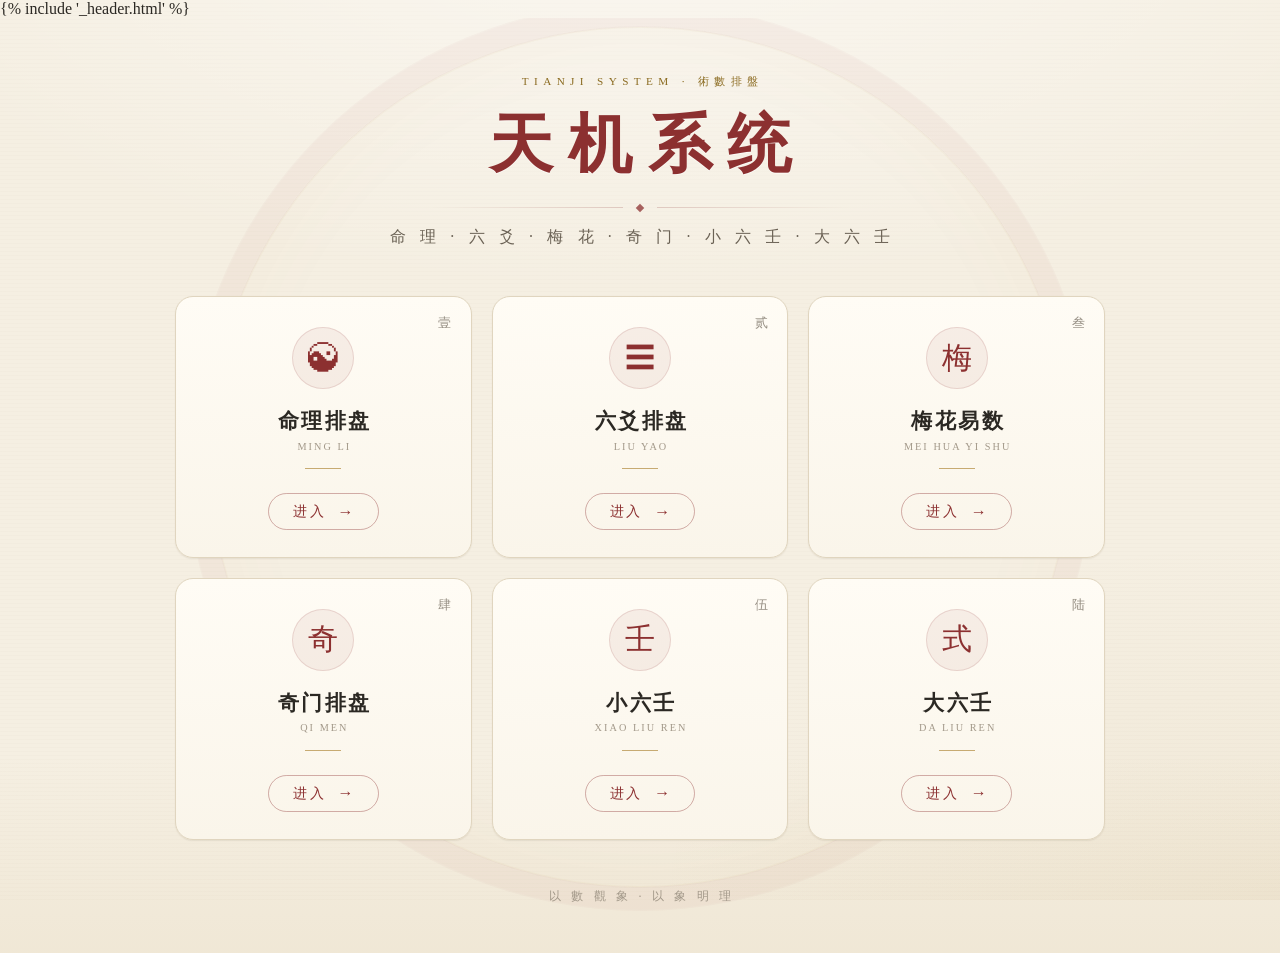
<file: templates/home.html>
<!DOCTYPE html>
<html lang="zh-CN">
<head>
    <meta charset="UTF-8">
    <meta name="viewport" content="width=device-width, initial-scale=1.0">
    <title>天机系统</title>
    <style>
        :root {
            --bg-body: #f4ecd8;
            --bg-card: #fdfbf7;
            --bg-panel-left: #f9f6f0;
            --border-color: #d8cbb8;
            --text-main: #2c2a26;
            --text-secondary: #5c5549;
            --primary-color: #8b2f2f;
            --primary-hover: #722424;
            --shadow-sm: 0 1px 2px 0 rgba(0, 0, 0, 0.05);
            --shadow-lg: 0 10px 15px -3px rgba(0, 0, 0, 0.1), 0 4px 6px -2px rgba(0, 0, 0, 0.05);
            --radius-md: 8px;
            --radius-lg: 16px;
            --home-line: rgba(140, 48, 48, 0.20);
        }

        [data-theme="dark"] {
            --home-line: rgba(217, 185, 114, 0.22);
            --bg-body: #1c1a18;
            --bg-card: #262320;
            --bg-panel-left: #211e1c;
            --border-color: #403b36;
            --text-main: #e8e2d5;
            --text-secondary: #a39c91;
            --primary-color: #a84242;
            --primary-hover: #c95151;
        }

        * { box-sizing: border-box; }

        body {
            font-family: "Noto Serif SC", "SimSun", "STZhongsong", serif;
            background-color: var(--bg-body);
            color: var(--text-main);
            margin: 0;
            min-height: 100vh;
            display: flex;
            flex-direction: column;
            align-items: stretch;
            justify-content: flex-start;
            transition: background-color 0.3s ease, color 0.3s ease;
        }

        .home-main {
            position: relative;
            flex: 1;
            display: flex;
            flex-direction: column;
            align-items: center;
            justify-content: center;
            padding: 3.5rem 1.5rem 3rem;
            overflow: hidden;
        }
        /* 一圈极淡的「天圆」意象，只作氛围，不干扰阅读 */
        .home-main::before {
            content: "";
            position: absolute;
            top: 47%;
            left: 50%;
            width: min(860px, 130vw);
            height: min(860px, 130vw);
            transform: translate(-50%, -50%);
            border: 1px solid rgba(140, 48, 48, 0.070);
            border-radius: 50%;
            box-shadow: 0 0 0 22px rgba(140, 48, 48, 0.010),
                        0 0 0 23px rgba(140, 48, 48, 0.026),
                        inset 0 0 0 1px rgba(177, 138, 62, 0.045),
                        inset 0 0 90px rgba(177, 138, 62, 0.030);
            pointer-events: none;
        }
        .home-main::after {
            content: "";
            position: absolute;
            left: 0;
            right: 0;
            bottom: 0;
            height: 200px;
            background: linear-gradient(0deg, rgba(177, 138, 62, 0.075), transparent);
            pointer-events: none;
        }
        [data-theme="dark"] .home-main::before {
            border-color: rgba(217, 185, 114, 0.050);
            box-shadow: 0 0 0 22px rgba(217, 185, 114, 0.008),
                        0 0 0 23px rgba(217, 185, 114, 0.020),
                        inset 0 0 0 1px rgba(217, 185, 114, 0.030),
                        inset 0 0 90px rgba(217, 185, 114, 0.022);
        }
        [data-theme="dark"] .home-main::after {
            background: linear-gradient(0deg, rgba(217, 185, 114, 0.035), transparent);
        }

        .brand {
            position: relative;
            z-index: 1;
            text-align: center;
            margin-bottom: 3rem;
        }
        .brand .eyebrow {
            margin: 0 0 1.15rem;
            font-size: 0.7rem;
            letter-spacing: 0.48em;
            color: var(--gold-text);
            text-indent: 0.48em;
        }
        .brand .logo {
            font-family: 'Kaiti', 'STKaiti', 'KaiTi', serif;
            font-size: clamp(2.8rem, 5vw, 4rem);
            font-weight: 700;
            letter-spacing: 0.24em;
            text-indent: 0.24em;
            color: var(--primary-color);
            margin: 0;
            line-height: 1.2;
            text-shadow: 0 1px 0 rgba(255, 255, 255, 0.65);
        }
        [data-theme="dark"] .brand .logo { text-shadow: none; }
        .brand .rule {
            display: flex;
            align-items: center;
            justify-content: center;
            gap: 0.85rem;
            width: min(420px, 78vw);
            margin: 1.3rem auto 1rem;
        }
        .brand .rule span {
            flex: 1;
            height: 1px;
            background: linear-gradient(90deg, transparent, var(--home-line));
        }
        .brand .rule span:last-child {
            background: linear-gradient(90deg, var(--home-line), transparent);
        }
        .brand .rule i {
            width: 6px;
            height: 6px;
            flex-shrink: 0;
            transform: rotate(45deg);
            background: var(--primary-color);
            opacity: 0.75;
        }
        .brand .subtitle {
            font-size: 1rem;
            color: var(--text-secondary);
            letter-spacing: 0.32em;
            text-indent: 0.32em;
            margin: 0;
        }

        .cards {
            position: relative;
            z-index: 1;
            display: grid;
            grid-template-columns: repeat(3, minmax(0, 1fr));
            gap: 1.25rem;
            width: 100%;
            max-width: 930px;
            margin: 0 auto;
        }

        .card {
            position: relative;
            display: flex;
            flex-direction: column;
            align-items: center;
            justify-content: center;
            text-decoration: none;
            overflow: hidden;
            padding: 1.9rem 1.2rem 1.7rem;
            background: linear-gradient(180deg, var(--bg-card), var(--surface-alt));
            border: 1px solid var(--border-color);
            border-radius: var(--radius-lg);
            box-shadow: var(--shadow-sm);
            color: var(--text-main);
            animation: card-in 0.55s ease-out backwards;
            transition: transform 0.3s cubic-bezier(0.2, 0.8, 0.2, 1),
                        box-shadow 0.3s ease, border-color 0.3s ease;
        }
        .card:nth-child(1) { animation-delay: 0.04s; }
        .card:nth-child(2) { animation-delay: 0.12s; }
        .card:nth-child(3) { animation-delay: 0.20s; }
        .card:nth-child(4) { animation-delay: 0.28s; }
        .card:nth-child(5) { animation-delay: 0.36s; }
        .card:nth-child(6) { animation-delay: 0.44s; }
        @keyframes card-in {
            from { opacity: 0; transform: translateY(16px); }
            to   { opacity: 1; transform: none; }
        }
        .card::before {
            content: "";
            position: absolute;
            top: 0;
            left: 0;
            right: 0;
            height: 3px;
            background: linear-gradient(90deg, var(--primary-color), var(--gold));
            opacity: 0;
            transition: opacity 0.3s ease;
        }
        .card:hover {
            transform: translateY(-8px);
            box-shadow: var(--shadow-lg);
            border-color: rgba(177, 138, 62, 0.62);
        }
        .card:hover::before { opacity: 1; }

        .card .ordinal {
            position: absolute;
            top: 1.05rem;
            right: 1.15rem;
            font-family: 'Kaiti', 'STKaiti', serif;
            font-size: 0.82rem;
            letter-spacing: 0.06em;
            color: var(--text-secondary);
            opacity: 0.72;
        }
        .card .icon {
            width: 62px;
            height: 62px;
            flex-shrink: 0;
            display: flex;
            align-items: center;
            justify-content: center;
            border-radius: 50%;
            font-family: 'Kaiti', 'STKaiti', serif;
            font-size: 1.85rem;
            line-height: 1;
            color: var(--primary-color);
            background: rgba(140, 48, 48, 0.065);
            border: 1px solid rgba(140, 48, 48, 0.14);
            margin-bottom: 1.1rem;
            transition: background-color 0.3s ease, color 0.3s ease,
                        border-color 0.3s ease, transform 0.3s ease;
        }
        .card:hover .icon {
            background: var(--primary-color);
            color: #fff8ec;
            border-color: var(--primary-color);
            transform: rotate(-6deg) scale(1.05);
        }
        .card .name {
            font-family: 'Kaiti', 'STKaiti', 'KaiTi', serif;
            font-size: 1.3rem;
            font-weight: 700;
            letter-spacing: 0.12em;
            text-indent: 0.16em;
            color: var(--text-main);
            margin-bottom: 0.35rem;
        }
        .card .en {
            font-size: 0.64rem;
            letter-spacing: 0.2em;
            text-indent: 0.2em;
            color: var(--ink-faint);
            margin-bottom: 1.05rem;
            text-transform: uppercase;
        }
        .card .divider {
            width: 36px;
            height: 1px;
            background: var(--gold);
            opacity: 0.7;
            margin-bottom: 1.5rem;
        }
        .card .enter {
            display: inline-flex;
            align-items: center;
            gap: 0.55rem;
            font-size: 0.88rem;
            color: var(--primary-color);
            border: 1px solid rgba(140, 48, 48, 0.38);
            border-radius: 999px;
            padding: 0.48rem 1.35rem;
            letter-spacing: 0.18em;
            text-indent: 0.18em;
            transition: background-color 0.25s ease, color 0.25s ease, border-color 0.25s ease;
        }
        .card .enter .arrow {
            font-size: 1rem;
            line-height: 1;
            transition: transform 0.25s ease;
        }
        .card:hover .enter {
            background: var(--primary-color);
            color: #fff8ec;
            border-color: var(--primary-color);
        }
        .card:hover .enter .arrow { transform: translateX(4px); }

        [data-theme="dark"] .card {
            background: linear-gradient(180deg, #2d2925, #26221c);
        }
        [data-theme="dark"] .card .icon {
            background: rgba(181, 80, 76, 0.13);
            border-color: rgba(181, 80, 76, 0.26);
        }
        [data-theme="dark"] .card .enter { border-color: rgba(181, 80, 76, 0.55); }

        .home-foot {
            position: relative;
            z-index: 1;
            margin: 3rem 0 0;
            font-size: 0.76rem;
            letter-spacing: 0.3em;
            text-indent: 0.3em;
            color: var(--ink-faint);
        }

        /* 两排三列：每卡需 ≥240px 才不至于把说明挤成孤字 */
        @media (max-width: 1040px) {
            .home-main { padding-left: 1.1rem; padding-right: 1.1rem; }
            .cards { gap: 1.1rem; }
        }
        @media (max-width: 880px) {
            .cards { grid-template-columns: repeat(2, minmax(0, 265px)); max-width: 580px; justify-content: center; }
        }
        @media (max-width: 600px) {
            .home-main { padding: 2.5rem 1rem 2.5rem; }
            .brand { margin-bottom: 2.2rem; }
            .brand .logo { font-size: 2.5rem; }
            .brand .subtitle { font-size: 0.82rem; letter-spacing: 0.16em; text-indent: 0.16em; line-height: 1.9; }
            .cards { grid-template-columns: minmax(0, 300px); }
            .card { padding: 1.7rem 1.4rem 1.5rem; }
            .home-foot { margin-top: 2.2rem; }
        }
        @media (prefers-reduced-motion: reduce) {
            .card { animation: none; }
        }
    </style>
    <link rel="stylesheet" href="/static/css/tianji.css">
    <script src="/static/js/tianji.js"></script>
</head>
<body>
    {% include '_header.html' %}

    <main class="home-main">
        <div class="brand">
            <p class="eyebrow">TIANJI SYSTEM · 術數排盤</p>
            <h1 class="logo">天机系统</h1>
            <div class="rule" aria-hidden="true"><span></span><i></i><span></span></div>
            <p class="subtitle">命 理 · 六 爻 · 梅 花 · 奇 门 · 小 六 壬 · 大 六 壬</p>
        </div>

        <div class="cards">
            <a href="/mingli" class="card">
                <span class="ordinal">壹</span>
                <div class="icon">☯</div>
                <div class="name">命理排盘</div>
                <div class="en">Ming Li</div>
                <div class="divider"></div>
                <div class="enter">进入<span class="arrow">→</span></div>
            </a>
            <a href="/liuyao" class="card">
                <span class="ordinal">贰</span>
                <div class="icon">☰</div>
                <div class="name">六爻排盘</div>
                <div class="en">Liu Yao</div>
                <div class="divider"></div>
                <div class="enter">进入<span class="arrow">→</span></div>
            </a>
            <a href="/meihua" class="card">
                <span class="ordinal">叁</span>
                <div class="icon">梅</div>
                <div class="name">梅花易数</div>
                <div class="en">Mei Hua Yi Shu</div>
                <div class="divider"></div>
                <div class="enter">进入<span class="arrow">→</span></div>
            </a>
            <a href="/qimen" class="card">
                <span class="ordinal">肆</span>
                <div class="icon">奇</div>
                <div class="name">奇门排盘</div>
                <div class="en">Qi Men</div>
                <div class="divider"></div>
                <div class="enter">进入<span class="arrow">→</span></div>
            </a>
            <a href="/xiaoliuren" class="card">
                <span class="ordinal">伍</span>
                <div class="icon">壬</div>
                <div class="name">小六壬</div>
                <div class="en">Xiao Liu Ren</div>
                <div class="divider"></div>
                <div class="enter">进入<span class="arrow">→</span></div>
            </a>
            <a href="/daliuren" class="card">
                <span class="ordinal">陆</span>
                <div class="icon">式</div>
                <div class="name">大六壬</div>
                <div class="en">Da Liu Ren</div>
                <div class="divider"></div>
                <div class="enter">进入<span class="arrow">→</span></div>
            </a>
        </div>

        <p class="home-foot">以 數 觀 象 · 以 象 明 理</p>
    </main>
</body>
</html>
</file>
<file: static/css/tianji.css>
/* ==========================================================================
   天机系统 · 全站统一基准 / 视觉层
   --------------------------------------------------------------------------
   各页面历史上分属两套设计体系：
     A 系  --bg-body / --text-main / --primary-color / --border-color
     B 系  --paper   / --ink       / --vermillion    / --border-ink
   此文件把两套变量名映射到同一组取值，使页面原有样式无需改写即可获得
   一致的配色。本文件须在各页面 <style> 之后加载，以便覆盖其 :root 定义。

   视觉层同时承担：纸面质感、抬头、导航、按钮、设置面板、滚动条、焦点态。
   注意：--wx-* 五行色为盘面语义色，任何主题调整都不得改动其取值。
   ========================================================================== */

:root {
    /* 纸面 */
    --bg-body: #f5efe2;              --paper: #f5efe2;
    --bg-card: #fffcf5;              --paper-card: #fffcf5;
    --bg-panel-left: #fbf7ee;
    --bg-input: #fffefa;
    --paper-dark: #ece3d2;
    --surface: #fffcf5;              --surface-alt: #faf5ea;
    --surface-glass: rgba(255, 252, 245, 0.86);
    --surface-cell: rgba(255, 252, 245, 0.97);
    --halo: rgba(255, 252, 245, 0.95);
    --bg-gradient: linear-gradient(180deg, #fffcf5 0%, #f5efe2 100%);

    /* 墨色 */
    --text-main: #2b2823;            --ink: #2b2823;
    --text-secondary: #6b6255;       --ink-light: #6b6255;
    --ink-faint: #a29889;

    /* 朱色与辅色 */
    --primary-color: #8c3030;        --vermillion: #8c3030;
    --accent-color: #8c3030;         --primary-text: #8c3030;
    --primary-hover: #702525;        --vermillion-light: #ab4a48;
    --danger-color: #a33b3b;
    --gold: #b18a3e;                 --gold-light: #d9bb72;
    --gold-text: #8a6a1f;
    --jade: #5a8a6a;                 --jade-light: #7aaa8a;

    /* 描边、阴影、圆角 */
    --border-color: #e0d5bf;         --border-ink: #e0d5bf;
    --border-light: #ece3d3;
    --shadow-sm: 0 1px 2px rgba(74, 58, 34, 0.05), 0 1px 1px rgba(74, 58, 34, 0.03);
    --shadow-md: 0 6px 18px -6px rgba(74, 58, 34, 0.18), 0 2px 6px -2px rgba(74, 58, 34, 0.08);
    --shadow-lg: 0 18px 40px -12px rgba(74, 58, 34, 0.26), 0 6px 14px -6px rgba(74, 58, 34, 0.12);
    --radius-sm: 6px;
    --radius-md: 10px;
    --radius-lg: 18px;
    --font-mono: ui-monospace, SFMono-Regular, Menlo, Monaco, Consolas, "Liberation Mono", "Courier New", monospace;
    --tj-serif: "Noto Serif SC", "Songti SC", "STSong", "SimSun", "STZhongsong", serif;
    --tj-kai: "Kaiti", "STKaiti", "KaiTi", "Noto Serif SC", serif;
    --tj-ring: rgba(140, 48, 48, 0.38);
    --tj-soft: rgba(140, 48, 48, 0.075);

    /* 爻象与五行（各模块通用，语义色，勿改） */
    --yao-yang: #8b2f2f;            --yao-yin: #2c2a26;
    --yao-bg: #e5e7eb;
    --wx-mu: #2e9e44;               --wx-huo: #d64545;
    --wx-tu: #8d6e2f;               --wx-jin: #c9a227;
    --wx-shui: #2f6fb2;

    /* 抬头尺寸，供页面布局计算 */
    --tj-header-h: 80px;
}

[data-theme="dark"] {
    --bg-body: #171614;              --paper: #171614;
    --bg-card: #211f1c;              --paper-card: #211f1c;
    --bg-panel-left: #1d1b19;
    --bg-input: #2a2723;
    --paper-dark: #302b26;
    --surface: #211f1c;              --surface-alt: #2a2622;
    --surface-glass: rgba(26, 24, 21, 0.88);
    --surface-cell: rgba(33, 31, 28, 0.97);
    --halo: rgba(33, 31, 28, 0.95);
    --bg-gradient: linear-gradient(180deg, #211f1c 0%, #171614 100%);

    --text-main: #ece5d8;            --ink: #ece5d8;
    --text-secondary: #aca396;       --ink-light: #aca396;
    --ink-faint: #7d756a;

    --primary-color: #b5504c;        --vermillion: #b5504c;
    --accent-color: #b5504c;         --primary-text: #cf6862;
    --primary-hover: #cf6862;        --vermillion-light: #d97b71;
    --danger-color: #c95151;
    --gold: #c9a850;                 --gold-light: #d4b85c;
    --gold-text: #d4b85c;
    --jade: #6f9c7e;                 --jade-light: #7aaa8a;

    --border-color: #3a352f;         --border-ink: #3f3933;
    --border-light: #302c27;
    --shadow-sm: 0 2px 8px rgba(0, 0, 0, 0.32);
    --shadow-md: 0 6px 18px rgba(0, 0, 0, 0.40);
    --shadow-lg: 0 16px 36px rgba(0, 0, 0, 0.50);
    --tj-ring: rgba(207, 104, 98, 0.55);
    --tj-soft: rgba(181, 80, 76, 0.14);

    --yao-yang: #c95151;             --yao-yin: #a39c91;
    --yao-bg: #4b5563;
}

/* ==========================================================================
   全局质感：纸纹、光晕、选中态、滚动条、焦点态
   ========================================================================== */

html { scroll-behavior: smooth; }

body {
    font-family: var(--tj-serif);
    -webkit-font-smoothing: antialiased;
    /* 只叠加背景层，不覆盖各页自行声明的 background-color */
    background-image:
        radial-gradient(1100px 560px at 50% -12%, rgba(255, 255, 255, 0.55), transparent 72%),
        radial-gradient(900px 520px at 100% 100%, rgba(177, 138, 62, 0.07), transparent 70%),
        repeating-linear-gradient(0deg, rgba(90, 70, 40, 0.016) 0 1px, transparent 1px 4px);
    background-attachment: fixed;
}
[data-theme="dark"] body {
    background-image:
        radial-gradient(1100px 560px at 50% -12%, rgba(217, 185, 114, 0.055), transparent 72%),
        radial-gradient(900px 520px at 100% 100%, rgba(177, 138, 62, 0.035), transparent 70%),
        repeating-linear-gradient(0deg, rgba(255, 255, 255, 0.010) 0 1px, transparent 1px 4px);
}

::selection { background: rgba(140, 48, 48, 0.20); color: var(--text-main); }
[data-theme="dark"] ::selection { background: rgba(181, 80, 76, 0.35); }

::-webkit-scrollbar { width: 10px; height: 10px; }
::-webkit-scrollbar-track { background: transparent; }
::-webkit-scrollbar-thumb {
    background: rgba(140, 120, 90, 0.30);
    background-clip: content-box;
    border: 2px solid transparent;
    border-radius: 10px;
}
::-webkit-scrollbar-thumb:hover { background: rgba(140, 120, 90, 0.55); background-clip: content-box; }
[data-theme="dark"] ::-webkit-scrollbar-thumb { background: rgba(160, 145, 120, 0.28); background-clip: content-box; }
[data-theme="dark"] ::-webkit-scrollbar-thumb:hover { background: rgba(190, 175, 150, 0.48); background-clip: content-box; }

/* 多数页面未给表单控件继承字体；统一后中数字形更整齐 */
button, input, select, textarea { font-family: inherit; }

/* 六爻页有 * { outline: none }，故用 box-shadow 实现键盘焦点环 */
a:focus-visible,
button:focus-visible,
input:focus-visible,
select:focus-visible,
textarea:focus-visible {
    outline: none;
    box-shadow: 0 0 0 2px var(--bg-card), 0 0 0 4px var(--tj-ring);
}

.btn, button {
    transition: transform 0.18s ease, box-shadow 0.18s ease,
                background-color 0.18s ease, border-color 0.18s ease,
                filter 0.18s ease, opacity 0.18s ease;
}
.btn:hover, button.btn:hover { filter: brightness(1.04); transform: translateY(-1px); }
.btn:active, button.btn:active { transform: translateY(0); }

/* ==========================================================================
   统一抬头
   ========================================================================== */

/* 各页是否声明全局 box-sizing 不一致，公共组件自带盒模型以保证尺寸统一 */
.tj-header, .tj-header *, .tj-modal, .tj-modal * { box-sizing: border-box; }

.tj-header {
    height: var(--tj-header-h);
    flex-shrink: 0;
    display: flex;
    align-items: center;
    gap: 1.6rem;
    padding: 0 2.5rem;
    background: var(--surface-glass);
    -webkit-backdrop-filter: blur(14px) saturate(1.35);
    backdrop-filter: blur(14px) saturate(1.35);
    border-bottom: 1px solid var(--border-light);
    box-shadow: inset 0 1px 0 rgba(255, 255, 255, 0.5), var(--shadow-sm);
    position: sticky;
    top: 0;
    z-index: 30;
    transition: box-shadow 0.25s ease, border-color 0.25s ease;
}
/* 底部一道朱金渐变细线，替代生硬的纯色描边 */
.tj-header::after {
    content: "";
    position: absolute;
    left: 0;
    right: 0;
    bottom: -1px;
    height: 1px;
    background: linear-gradient(90deg,
        transparent 0%, rgba(140, 48, 48, 0.32) 20%,
        rgba(177, 138, 62, 0.48) 50%,
        rgba(140, 48, 48, 0.32) 80%, transparent 100%);
    pointer-events: none;
}
.tj-header.is-scrolled {
    box-shadow: inset 0 1px 0 rgba(255, 255, 255, 0.4), 0 6px 22px -10px rgba(74, 58, 34, 0.40);
}
[data-theme="dark"] .tj-header { box-shadow: inset 0 1px 0 rgba(255, 255, 255, 0.04), var(--shadow-sm); }
[data-theme="dark"] .tj-header.is-scrolled { box-shadow: 0 8px 24px -10px rgba(0, 0, 0, 0.75); }

.tj-brand {
    display: flex;
    align-items: center;
    gap: 0.65rem;
    text-decoration: none;
    white-space: nowrap;
    flex-shrink: 0;
}
/* 朱印式品牌标记 */
.tj-brand-mark {
    width: 34px;
    height: 34px;
    flex-shrink: 0;
    display: inline-flex;
    align-items: center;
    justify-content: center;
    font-family: var(--tj-kai);
    font-size: 1.14rem;
    font-weight: 700;
    line-height: 1;
    color: #fff8ec;
    background: var(--primary-color);
    border-radius: 7px;
    transform: rotate(-3deg);
    box-shadow: inset 0 0 0 1px rgba(255, 255, 255, 0.30), 0 2px 7px rgba(140, 48, 48, 0.28);
    transition: transform 0.25s ease;
}
.tj-brand:hover .tj-brand-mark { transform: rotate(0deg); }
.tj-brand-name {
    font-family: var(--tj-kai);
    font-size: 1.55rem;
    font-weight: 700;
    letter-spacing: 0.14em;
    color: var(--primary-color);
    line-height: 1;
}
.tj-sep {
    width: 1px;
    height: 17px;
    background: var(--border-color);
    display: inline-block;
    margin: 0 0.1rem;
}
.tj-mod {
    font-size: 0.95rem;
    letter-spacing: 0.12em;
    color: var(--text-secondary);
}

.tj-nav {
    display: flex;
    align-items: center;
    gap: 0.15rem;
    margin-left: auto;
    height: 100%;
}
.tj-nav a {
    position: relative;
    display: inline-flex;
    align-items: center;
    height: 38px;
    color: var(--text-secondary);
    text-decoration: none;
    font-size: 0.93rem;
    letter-spacing: 0.06em;
    padding: 0 0.95rem;
    border-radius: var(--radius-sm);
    white-space: nowrap;
    transition: color 0.2s, background-color 0.2s;
}
.tj-nav a::after {
    content: "";
    position: absolute;
    left: 50%;
    right: 50%;
    bottom: 3px;
    height: 2px;
    border-radius: 2px;
    background: var(--primary-color);
    transition: left 0.22s ease, right 0.22s ease, opacity 0.22s ease;
    opacity: 0;
}
.tj-nav a:hover { color: var(--primary-color); background: var(--tj-soft); }
.tj-nav a:hover::after { left: 24%; right: 24%; opacity: 0.55; }
.tj-nav a.active {
    color: var(--primary-color);
    font-weight: 700;
    background: var(--tj-soft);
}
.tj-nav a.active::after { left: 22%; right: 22%; opacity: 1; }

.tj-actions { display: flex; align-items: center; gap: 0.5rem; flex-shrink: 0; }

.tj-icon-btn {
    width: 34px;
    height: 34px;
    border-radius: 10px;
    border: 1px solid var(--border-color);
    background: var(--surface-alt);
    color: var(--text-secondary);
    font-size: 1rem;
    line-height: 1;
    cursor: pointer;
    display: flex;
    align-items: center;
    justify-content: center;
    transition: color 0.2s, border-color 0.2s, background-color 0.2s,
                transform 0.2s ease, box-shadow 0.2s ease;
}
.tj-icon-btn:hover {
    color: var(--primary-color);
    border-color: var(--primary-color);
    transform: translateY(-1px);
    box-shadow: var(--shadow-sm);
}

/* ==========================================================================
   统一设置面板
   ========================================================================== */

.tj-modal {
    display: none;
    position: fixed;
    inset: 0;
    z-index: 200;
    background: rgba(20, 18, 16, 0.45);
    -webkit-backdrop-filter: blur(3px);
    backdrop-filter: blur(3px);
    align-items: center;
    justify-content: center;
    padding: 1rem;
}
.tj-modal-card {
    width: 100%;
    max-width: 400px;
    position: relative;
    overflow: hidden;
    background: var(--bg-card);
    border: 1px solid var(--border-color);
    border-radius: 16px;
    box-shadow: var(--shadow-lg);
    padding: 1.6rem 1.7rem 1.5rem;
    animation: tj-pop 0.2s ease-out;
}
.tj-modal-card::before {
    content: "";
    position: absolute;
    top: 0;
    left: 0;
    right: 0;
    height: 3px;
    background: linear-gradient(90deg, var(--primary-color), var(--gold), var(--primary-color));
}
@keyframes tj-pop {
    from { opacity: 0; transform: translateY(10px) scale(0.985); }
    to   { opacity: 1; transform: none; }
}
.tj-modal-head {
    display: flex;
    justify-content: space-between;
    align-items: center;
    margin-bottom: 1.3rem;
}
.tj-modal-head h3 {
    margin: 0;
    font-family: var(--tj-kai);
    font-size: 1.25rem;
    letter-spacing: 0.12em;
    color: var(--text-main);
}
.tj-modal-head button {
    border: 0;
    background: transparent;
    color: var(--text-secondary);
    font-size: 1.5rem;
    cursor: pointer;
    line-height: 1;
}
.tj-modal-head button:hover { color: var(--primary-color); }
.tj-modal-row {
    display: flex;
    justify-content: space-between;
    align-items: center;
    font-size: 0.95rem;
}
.tj-modal hr {
    border: 0;
    border-top: 1px solid var(--border-light);
    margin: 1.3rem 0;
}
.tj-modal .tj-contact { text-align: center; font-size: 0.86rem; line-height: 1.9; color: var(--text-secondary); }
.tj-modal .tj-contact b { color: var(--primary-color); font-weight: 600; }
.tj-btn {
    border: 1px solid var(--primary-color);
    background: transparent;
    color: var(--primary-color);
    border-radius: var(--radius-sm);
    padding: 0.4rem 1.1rem;
    font-size: 0.86rem;
    cursor: pointer;
    transition: background-color 0.2s, color 0.2s, transform 0.2s ease;
}
.tj-btn:hover { background: var(--primary-color); color: #fff; }

@media (max-width: 1100px) {
    .tj-header {
        height: auto;
        min-height: 68px;
        flex-wrap: wrap;
        padding: 0.7rem 1.2rem;
        gap: 0.6rem 1rem;
    }
    .tj-nav {
        order: 3;
        width: 100%;
        height: auto;
        margin-left: 0;
        justify-content: center;
        flex-wrap: nowrap;
        gap: 0.15rem;
    }
    .tj-nav a {
        padding: 0 0.3rem;
        font-size: 0.78rem;
        letter-spacing: 0;
    }
    .tj-actions { margin-left: auto; }
}

/* 窄屏：七项导航保持一行，避免末项单独换行居中 */
@media (max-width: 560px) {
    .tj-header { padding-left: 0.8rem; padding-right: 0.8rem; }
    .tj-nav {
        flex-wrap: nowrap;
        gap: 0;
        justify-content: space-between;
    }
    .tj-nav a {
        height: 34px;
        padding: 0 0.12rem;
        font-size: 0.68rem;
        letter-spacing: 0;
    }
    .tj-nav a.active { background: transparent; }
}

@media (prefers-reduced-motion: reduce) {
    html { scroll-behavior: auto; }
    .tj-modal-card { animation: none; }
}
</file>
